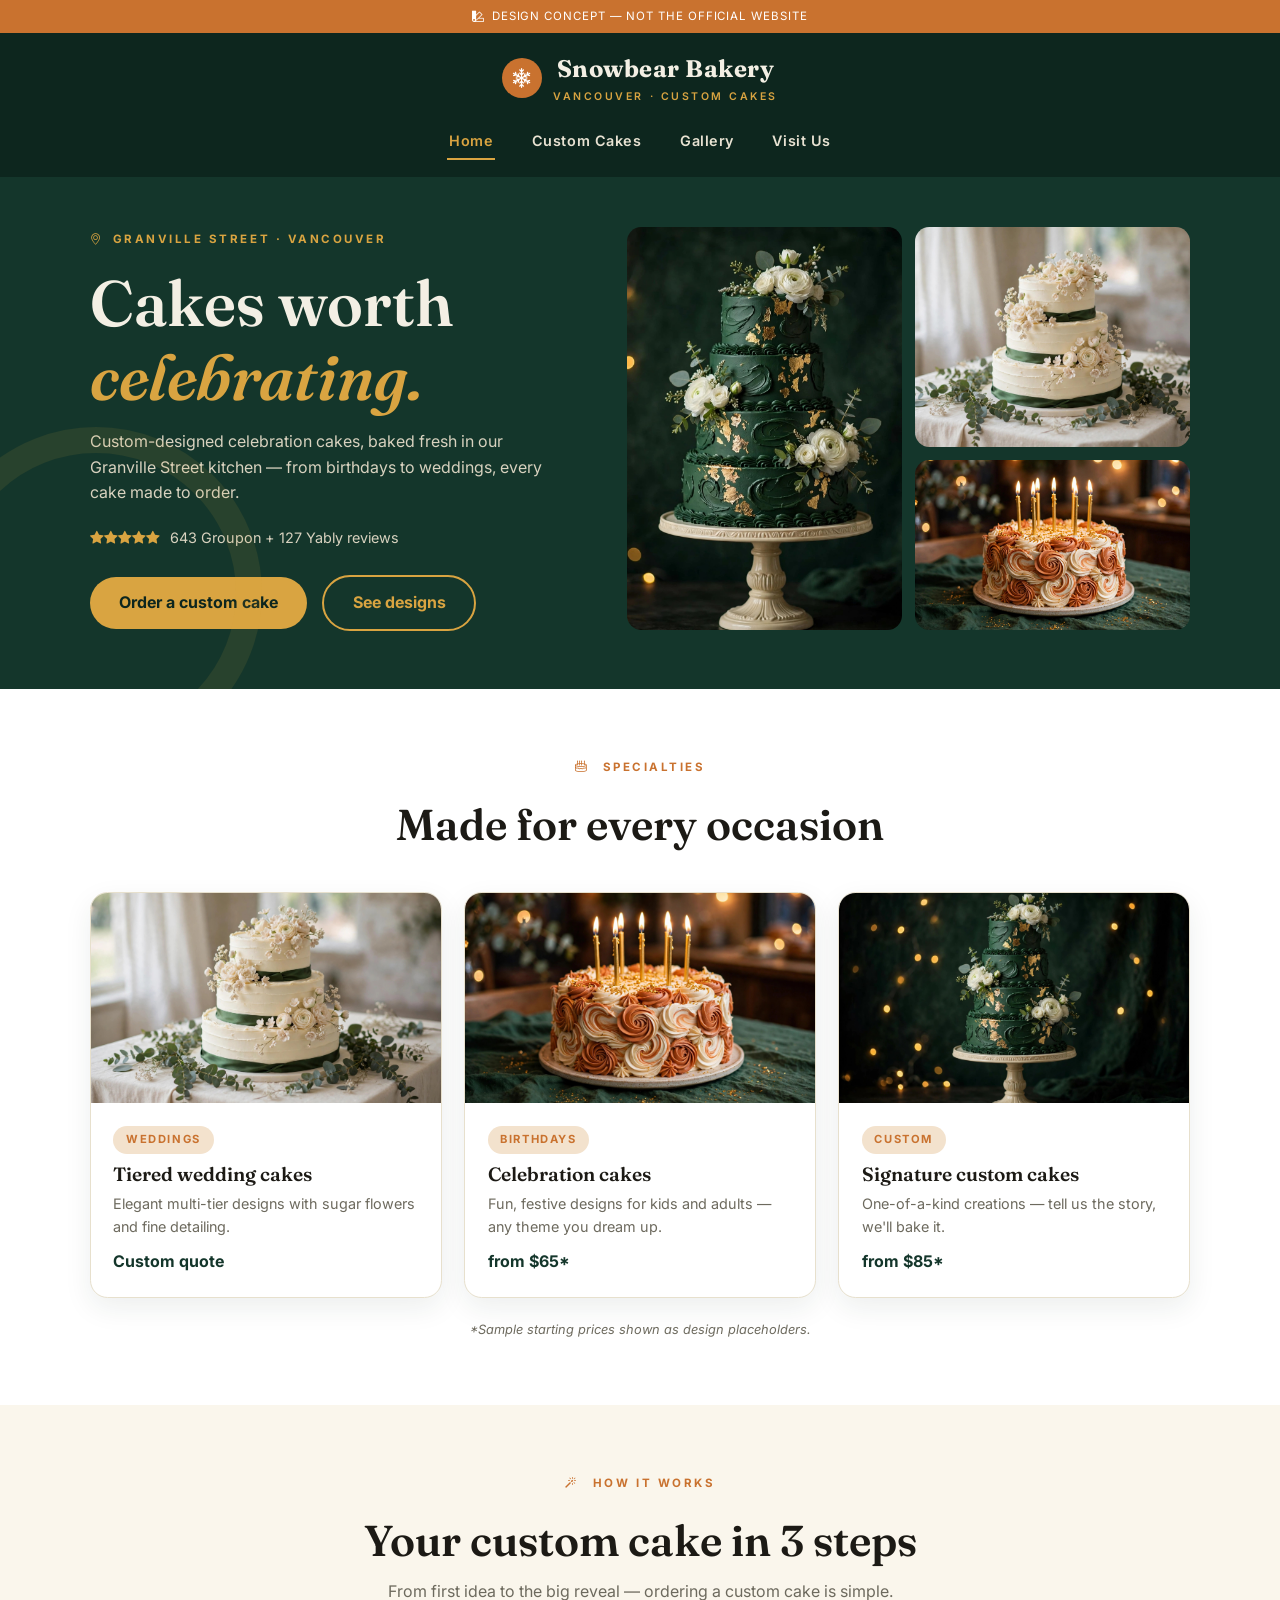
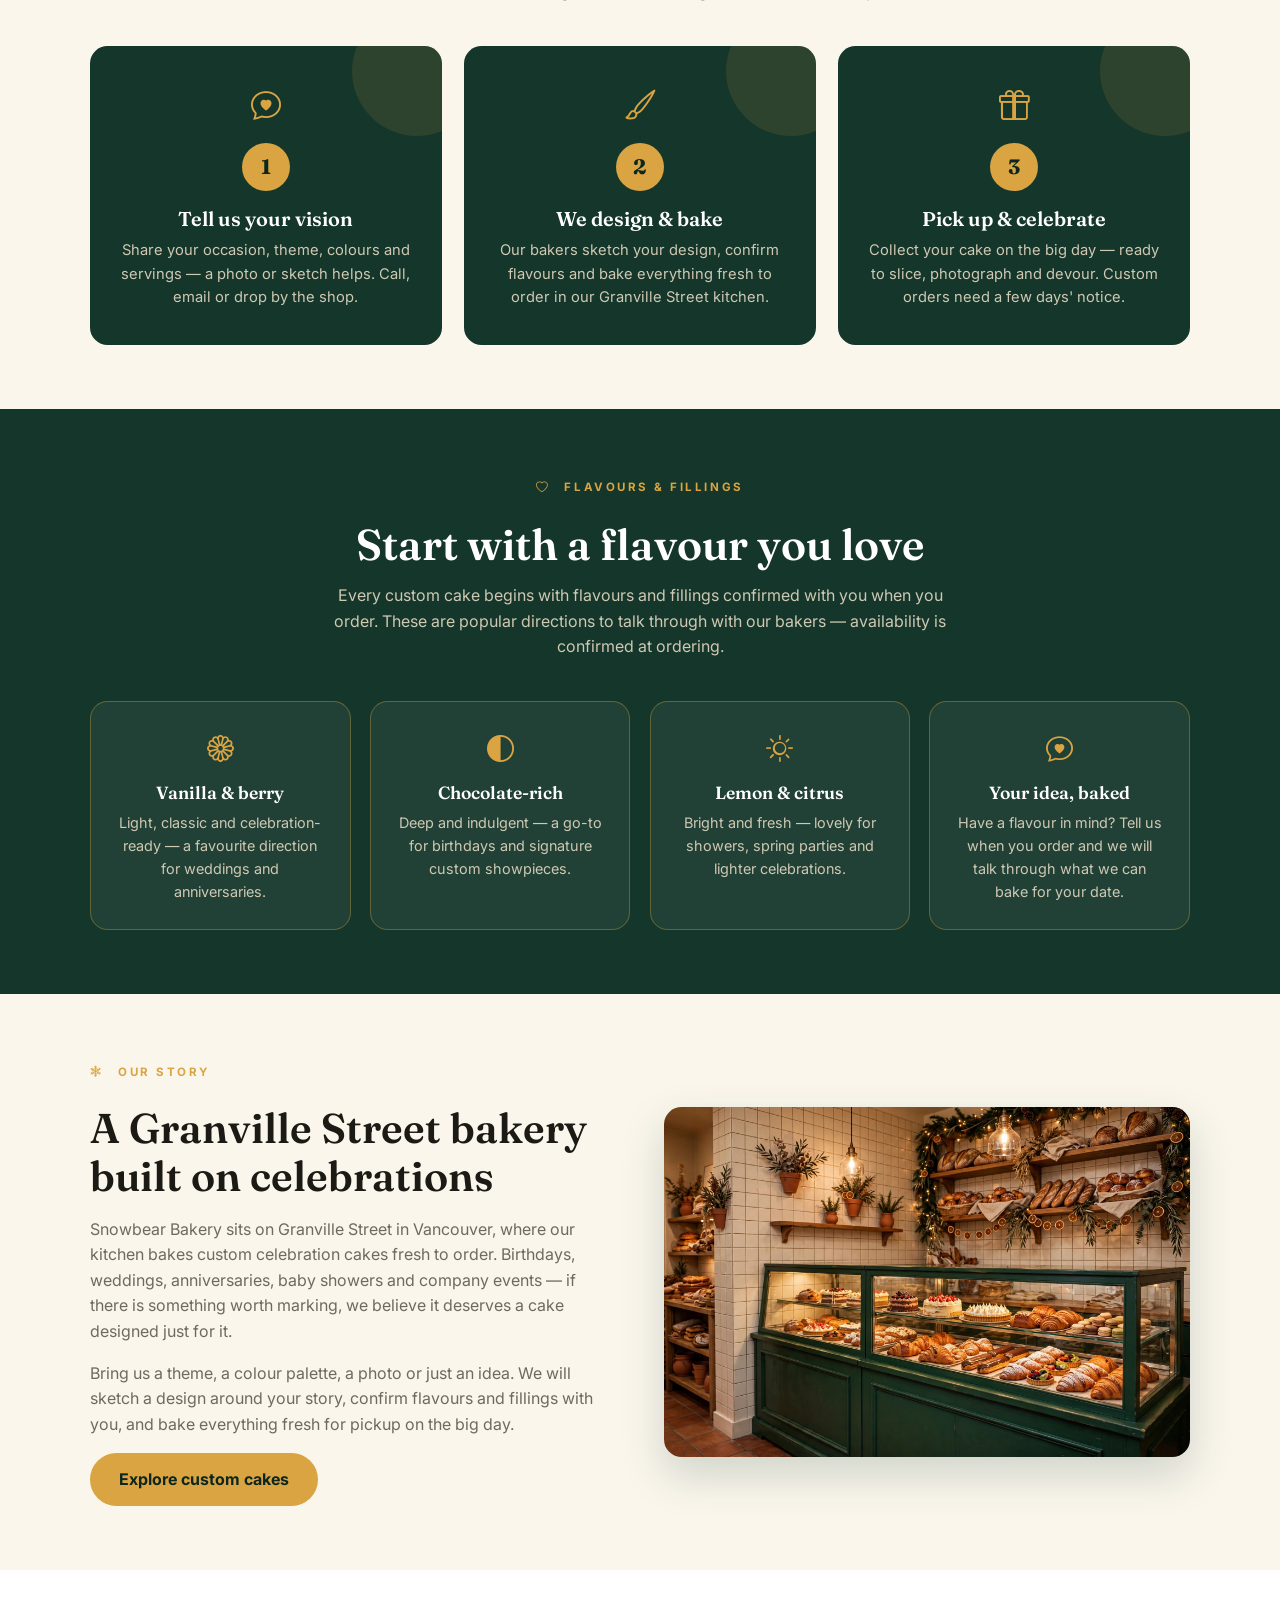
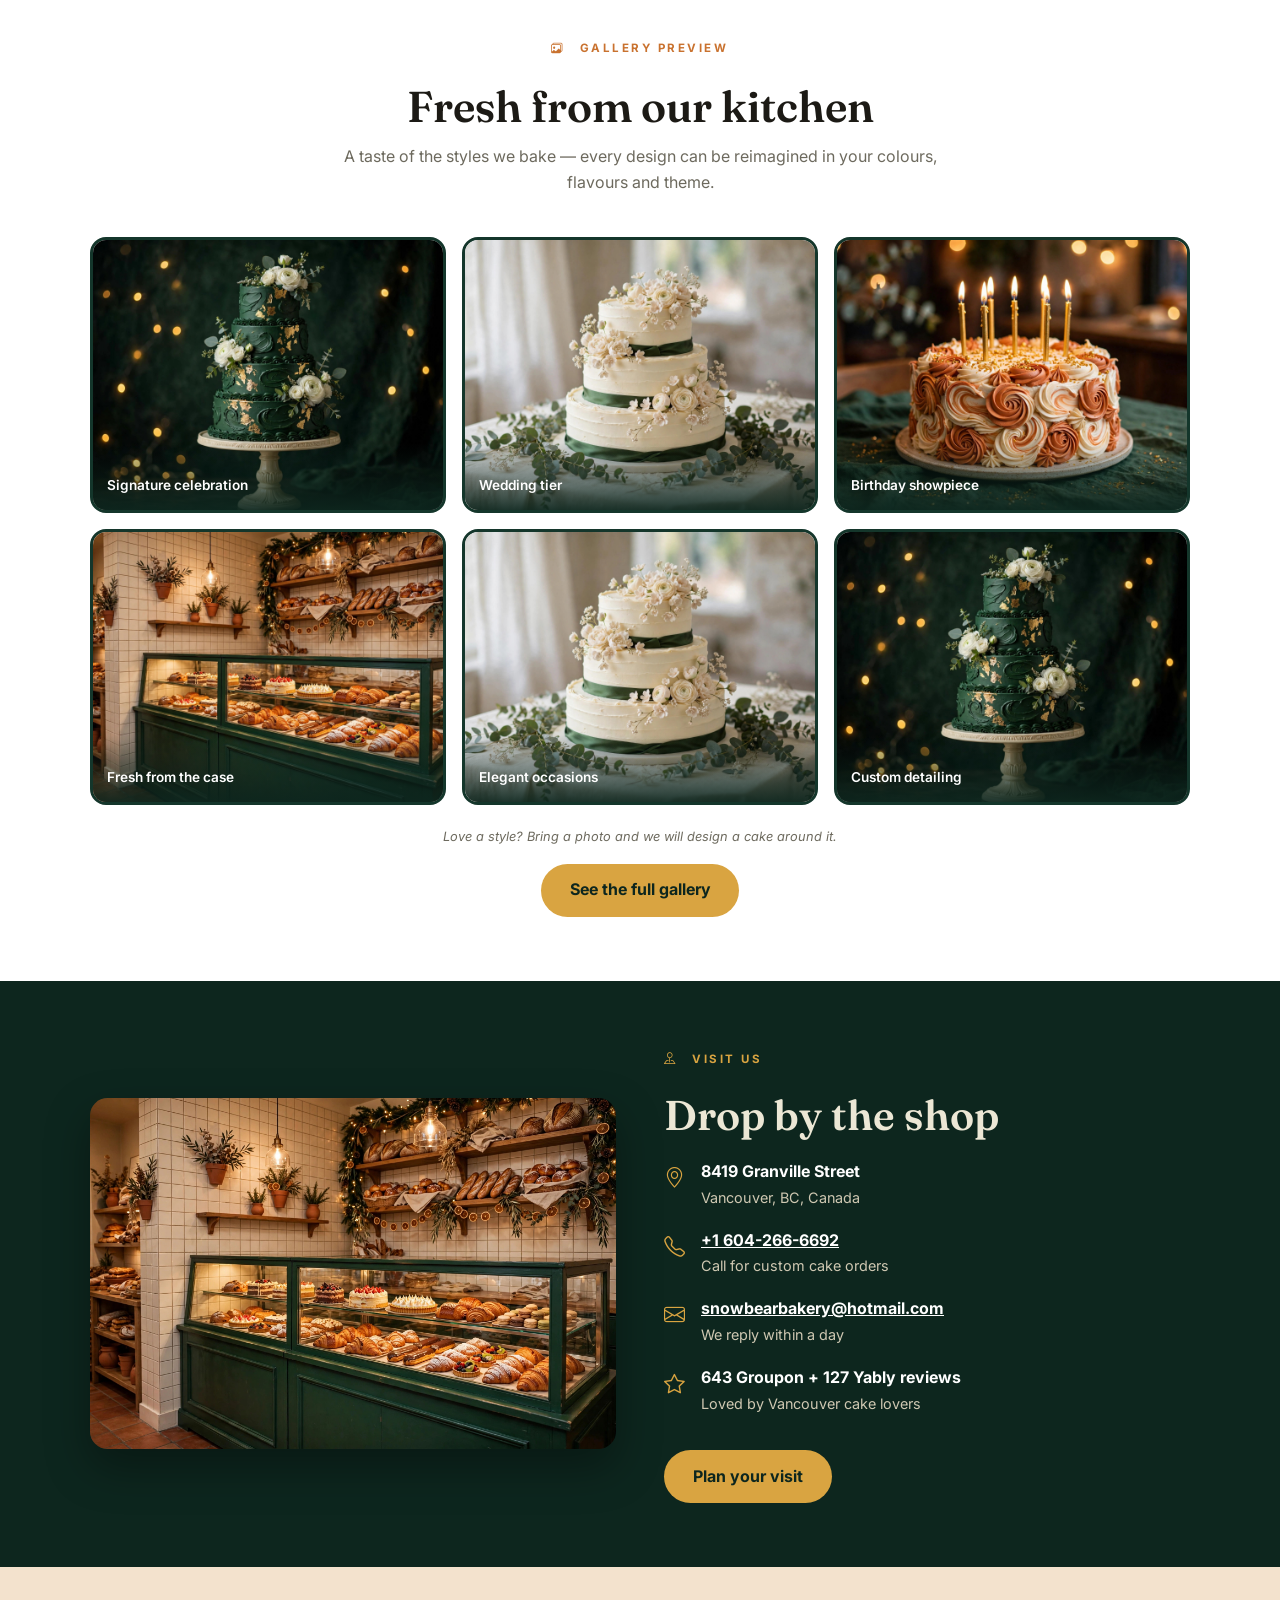
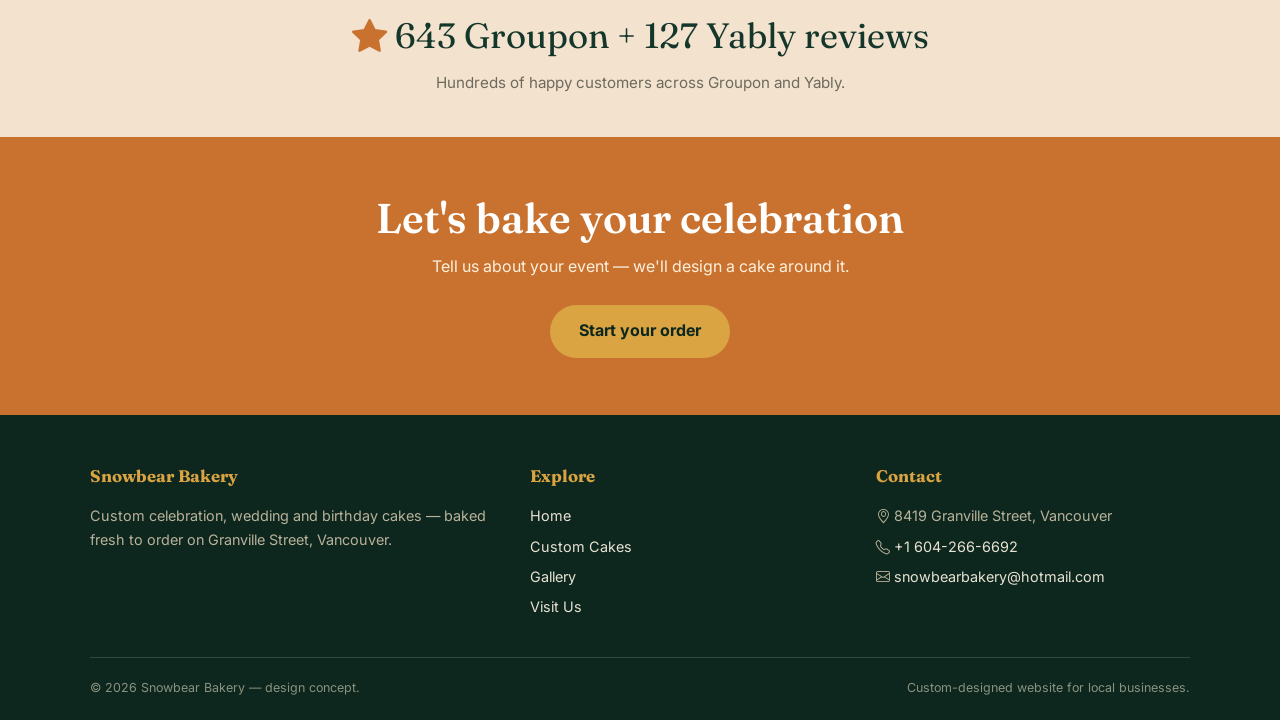
<file: index.html>
<!DOCTYPE html>
<html lang="en">
<head>
<meta charset="UTF-8">
<meta name="viewport" content="width=device-width, initial-scale=1.0">
<title>Snowbear Bakery — Custom Cakes, Vancouver</title>
<meta name="description" content="Snowbear Bakery, Granville Street Vancouver — custom celebration, wedding and birthday cakes baked to order.">
<link rel="stylesheet" href="https://cdn.jsdelivr.net/npm/bootstrap-icons@1.11.3/font/bootstrap-icons.min.css">
<link href="https://fonts.googleapis.com/css2?family=Fraunces:ital,wght@0,400;0,600;0,700;1,400;1,600&family=Inter:wght@400;500;600;700&display=swap" rel="stylesheet">
<link rel="stylesheet" href="styles.css">
</head>
<body>
<div class="ribbon"><i class="bi bi-palette2"></i>Design concept — not the official website</div>

<header class="top">
  <div class="brandbar">
    <a class="brand" href="index.html">
      <span class="flake"><i class="bi bi-snow2"></i></span>
      <span><b>Snowbear Bakery</b><small>Vancouver · Custom Cakes</small></span>
    </a>
  </div>
  <button class="burger" aria-label="Open menu" onclick="document.querySelector('nav.main').classList.toggle('open')"><i class="bi bi-list"></i></button>
  <nav class="main">
    <a href="index.html" class="active">Home</a>
    <a href="services.html">Custom Cakes</a>
    <a href="gallery.html">Gallery</a>
    <a href="contact.html">Visit Us</a>
  </nav>
</header>

<div class="hero">
  <div class="wrap">
    <div>
      <span class="kicker"><i class="bi bi-geo-alt"></i>Granville Street · Vancouver</span>
      <h1>Cakes worth <em>celebrating.</em></h1>
      <p>Custom-designed celebration cakes, baked fresh in our Granville Street kitchen — from birthdays to weddings, every cake made to order.</p>
      <div class="stars">
        <span><i class="bi bi-star-fill"></i><i class="bi bi-star-fill"></i><i class="bi bi-star-fill"></i><i class="bi bi-star-fill"></i><i class="bi bi-star-fill"></i></span>
        <span>643 Groupon + 127 Yably reviews</span>
      </div>
      <div>
        <a class="btn btn-gold" href="services.html">Order a custom cake</a>
        <a class="btn btn-line" href="gallery.html">See designs</a>
      </div>
    </div>
    <div class="photogrid">
      <img class="tall" src="images/hero.jpg" alt="Custom celebration cake with green frosting">
      <img src="images/wedding.jpg" alt="Elegant wedding cake">
      <img src="images/birthday.jpg" alt="Festive birthday cake">
    </div>
  </div>
</div>

<section style="background:#fff;padding:4rem 0">
  <div class="wrap">
    <div class="sec-head">
      <span class="kicker"><i class="bi bi-cake2"></i>&nbsp;Specialties</span>
      <h2>Made for every occasion</h2>
    </div>
    <div class="specs">
      <article class="spec">
        <img src="images/wedding.jpg" alt="Wedding cake">
        <div class="bd">
          <span class="pill">Weddings</span>
          <h3>Tiered wedding cakes</h3>
          <p>Elegant multi-tier designs with sugar flowers and fine detailing.</p>
          <span class="from">Custom quote</span>
        </div>
      </article>
      <article class="spec">
        <img src="images/birthday.jpg" alt="Birthday cake">
        <div class="bd">
          <span class="pill">Birthdays</span>
          <h3>Celebration cakes</h3>
          <p>Fun, festive designs for kids and adults — any theme you dream up.</p>
          <span class="from">from $65*</span>
        </div>
      </article>
      <article class="spec">
        <img src="images/hero.jpg" alt="Custom celebration cake">
        <div class="bd">
          <span class="pill">Custom</span>
          <h3>Signature custom cakes</h3>
          <p>One-of-a-kind creations — tell us the story, we'll bake it.</p>
          <span class="from">from $85*</span>
        </div>
      </article>
    </div>
    <p class="sample-note">*Sample starting prices shown as design placeholders.</p>
  </div>
</section>



<section>
  <div class="wrap">
    <div class="sec-head">
      <span class="kicker"><i class="bi bi-magic"></i>&nbsp;How it works</span>
      <h2>Your custom cake in 3 steps</h2>
      <p>From first idea to the big reveal — ordering a custom cake is simple.</p>
    </div>
    <div class="steps">
      <div class="step">
        <i class="big bi bi-chat-heart"></i>
        <span class="n">1</span>
        <h3>Tell us your vision</h3>
        <p>Share your occasion, theme, colours and servings — a photo or sketch helps. Call, email or drop by the shop.</p>
      </div>
      <div class="step">
        <i class="big bi bi-brush"></i>
        <span class="n">2</span>
        <h3>We design &amp; bake</h3>
        <p>Our bakers sketch your design, confirm flavours and bake everything fresh to order in our Granville Street kitchen.</p>
      </div>
      <div class="step">
        <i class="big bi bi-gift"></i>
        <span class="n">3</span>
        <h3>Pick up &amp; celebrate</h3>
        <p>Collect your cake on the big day — ready to slice, photograph and devour. Custom orders need a few days' notice.</p>
      </div>
    </div>
  </div>
</section>

<section class="flavours-band">
  <div class="wrap">
    <div class="sec-head">
      <span class="kicker"><i class="bi bi-heart"></i>&nbsp;Flavours &amp; fillings</span>
      <h2>Start with a flavour you love</h2>
      <p>Every custom cake begins with flavours and fillings confirmed with you when you order. These are popular directions to talk through with our bakers &mdash; availability is confirmed at ordering.</p>
    </div>
    <div class="flavour-grid">
      <div class="flavour-card"><i class="bi bi-flower1"></i><h3>Vanilla &amp; berry</h3><p>Light, classic and celebration-ready &mdash; a favourite direction for weddings and anniversaries.</p></div>
      <div class="flavour-card"><i class="bi bi-circle-half"></i><h3>Chocolate-rich</h3><p>Deep and indulgent &mdash; a go-to for birthdays and signature custom showpieces.</p></div>
      <div class="flavour-card"><i class="bi bi-sun"></i><h3>Lemon &amp; citrus</h3><p>Bright and fresh &mdash; lovely for showers, spring parties and lighter celebrations.</p></div>
      <div class="flavour-card"><i class="bi bi-chat-heart"></i><h3>Your idea, baked</h3><p>Have a flavour in mind? Tell us when you order and we will talk through what we can bake for your date.</p></div>
    </div>
  </div>
</section>
<section class="enrich-about">
  <div class="wrap enrich-about-grid">
    <div>
      <span class="kicker"><i class="bi bi-snow2"></i>&nbsp;Our story</span>
      <h2>A Granville Street bakery built on celebrations</h2>
      <p>Snowbear Bakery sits on Granville Street in Vancouver, where our kitchen bakes custom celebration cakes fresh to order. Birthdays, weddings, anniversaries, baby showers and company events &mdash; if there is something worth marking, we believe it deserves a cake designed just for it.</p>
      <p>Bring us a theme, a colour palette, a photo or just an idea. We will sketch a design around your story, confirm flavours and fillings with you, and bake everything fresh for pickup on the big day.</p>
      <a class="btn btn-gold" href="services.html">Explore custom cakes</a>
    </div>
    <img src="images/shop.jpg" alt="Inside Snowbear Bakery on Granville Street" loading="lazy">
  </div>
</section>

<section class="enrich-gallery" style="background:#fff">
  <div class="wrap">
    <div class="sec-head">
      <span class="kicker"><i class="bi bi-images"></i>&nbsp;Gallery preview</span>
      <h2>Fresh from our kitchen</h2>
      <p>A taste of the styles we bake &mdash; every design can be reimagined in your colours, flavours and theme.</p>
    </div>
    <div class="ggrid">
      <figure><img src="images/hero.jpg" alt="Signature celebration cake" loading="lazy"><figcaption>Signature celebration</figcaption></figure>
      <figure><img src="images/wedding.jpg" alt="Elegant wedding cake" loading="lazy"><figcaption>Wedding tier</figcaption></figure>
      <figure><img src="images/birthday.jpg" alt="Festive birthday cake" loading="lazy"><figcaption>Birthday showpiece</figcaption></figure>
      <figure><img src="images/shop.jpg" alt="Bakery display at Snowbear" loading="lazy"><figcaption>Fresh from the case</figcaption></figure>
      <figure><img src="images/wedding.jpg" alt="Elegant occasion cake" loading="lazy"><figcaption>Elegant occasions</figcaption></figure>
      <figure><img src="images/hero.jpg" alt="Custom cake detailing" loading="lazy"><figcaption>Custom detailing</figcaption></figure>
    </div>
    <p class="sample-note">Love a style? Bring a photo and we will design a cake around it.</p>
    <div style="text-align:center;margin-top:1rem"><a class="btn btn-gold" href="gallery.html">See the full gallery</a></div>
  </div>
</section>

<section class="visit">
  <div class="wrap">
    <img src="images/shop.jpg" alt="Inside Snowbear Bakery">
    <div>
      <span class="kicker"><i class="bi bi-pin-map"></i>&nbsp;Visit us</span>
      <h2>Drop by the shop</h2>
      <div class="vrow">
        <i class="bi bi-geo-alt"></i>
        <div><b>8419 Granville Street</b><span>Vancouver, BC, Canada</span></div>
      </div>
      <div class="vrow">
        <i class="bi bi-telephone"></i>
        <div><b><a href="tel:+16042666692">+1 604-266-6692</a></b><span>Call for custom cake orders</span></div>
      </div>
      <div class="vrow">
        <i class="bi bi-envelope"></i>
        <div><b><a href="mailto:snowbearbakery@hotmail.com">snowbearbakery@hotmail.com</a></b><span>We reply within a day</span></div>
      </div>
      <div class="vrow">
        <i class="bi bi-star"></i>
        <div><b>643 Groupon + 127 Yably reviews</b><span>Loved by Vancouver cake lovers</span></div>
      </div>
      <a class="btn btn-gold" href="contact.html" style="margin-top:1rem">Plan your visit</a>
    </div>
  </div>
</section>

<div class="reviews">
  <div class="big"><i class="bi bi-star-fill"></i> 643 Groupon + 127 Yably reviews</div>
  <p>Hundreds of happy customers across Groupon and Yably.</p>
</div>

<div class="cta">
  <h2>Let's bake your celebration</h2>
  <p>Tell us about your event — we'll design a cake around it.</p>
  <a class="btn btn-gold" href="contact.html">Start your order</a>
</div>

<footer>
  <div class="wrap">
    <div class="fgrid">
      <div>
        <h4>Snowbear Bakery</h4>
        <p>Custom celebration, wedding and birthday cakes — baked fresh to order on Granville Street, Vancouver.</p>
      </div>
      <div>
        <h4>Explore</h4>
        <ul>
          <li><a href="index.html">Home</a></li>
          <li><a href="services.html">Custom Cakes</a></li>
          <li><a href="gallery.html">Gallery</a></li>
          <li><a href="contact.html">Visit Us</a></li>
        </ul>
      </div>
      <div>
        <h4>Contact</h4>
        <ul>
          <li><i class="bi bi-geo-alt"></i> 8419 Granville Street, Vancouver</li>
          <li><i class="bi bi-telephone"></i> <a href="tel:+16042666692">+1 604-266-6692</a></li>
          <li><i class="bi bi-envelope"></i> <a href="mailto:snowbearbakery@hotmail.com">snowbearbakery@hotmail.com</a></li>
        </ul>
      </div>
    </div>
    <div class="fbottom">
      <span>© 2026 Snowbear Bakery — design concept.</span>
      <span>Custom-designed website for local businesses.</span>
    </div>
  </div>
</footer>
</body>
</html>
</file>
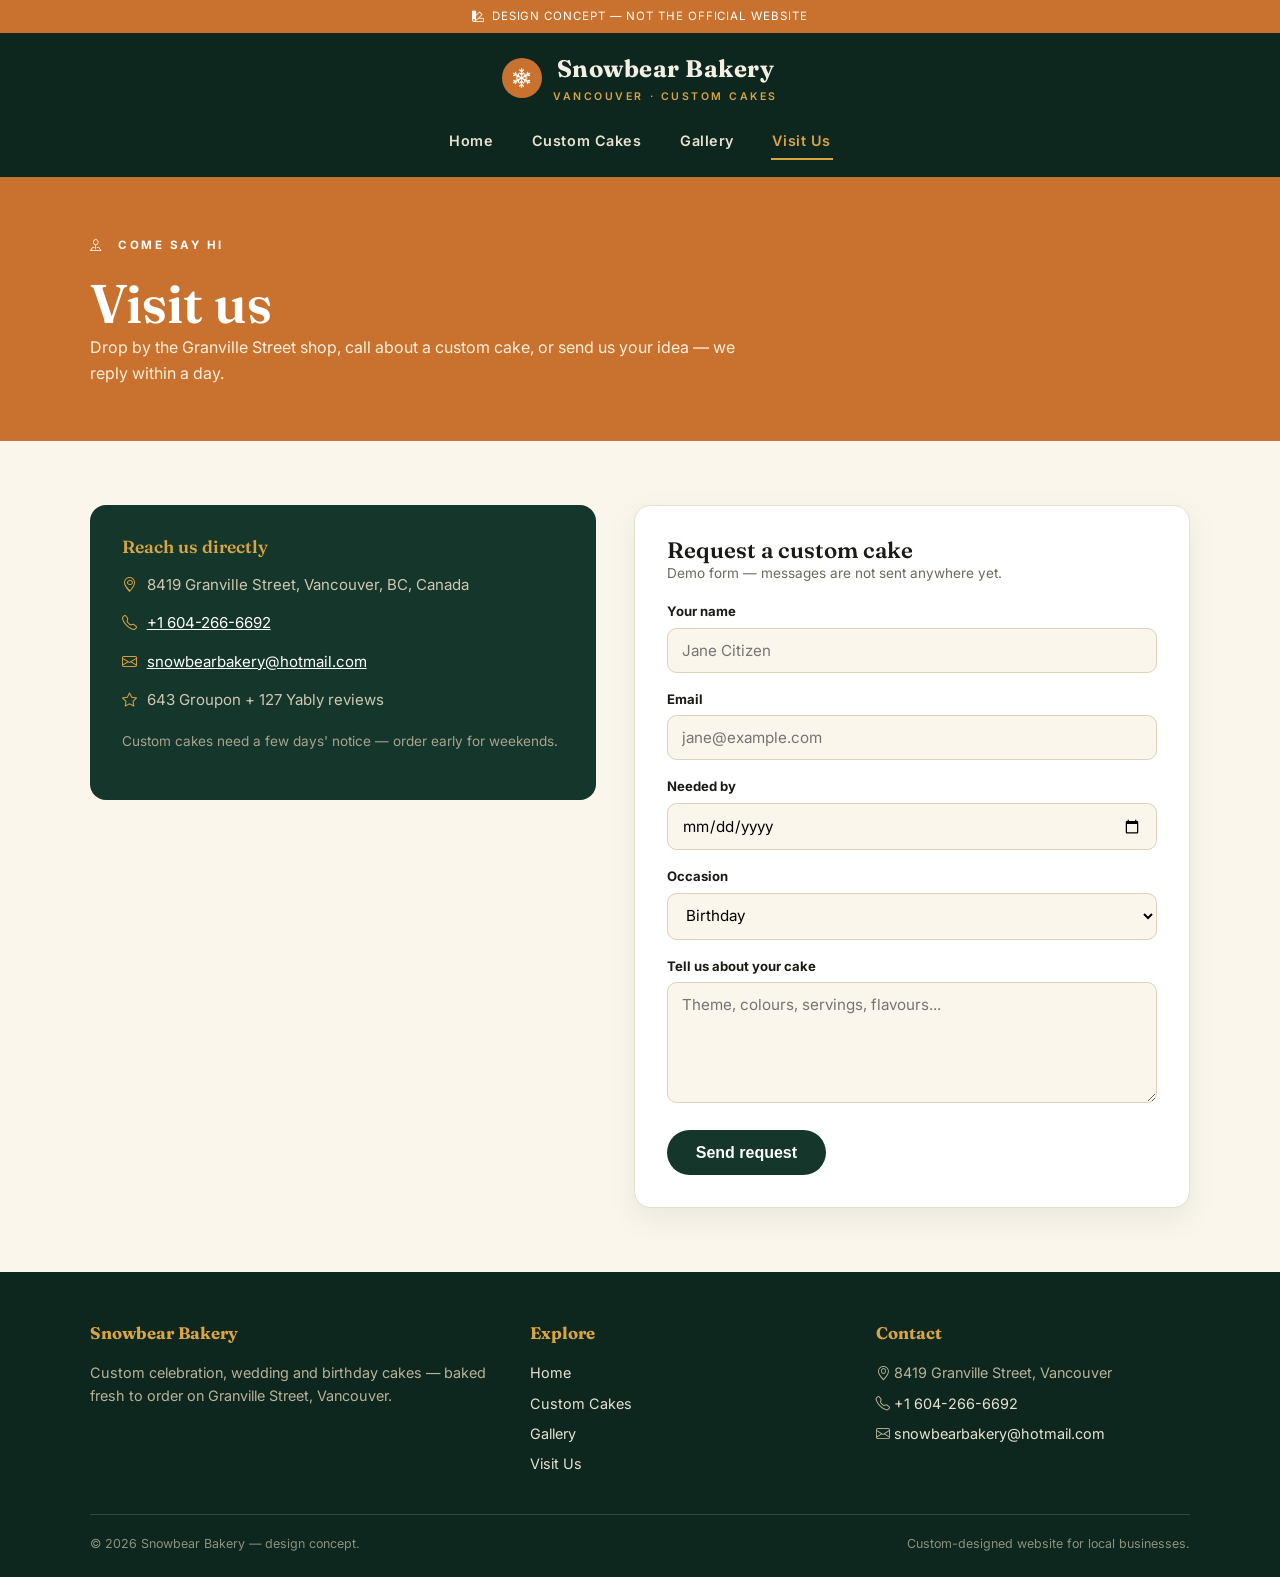
<file: contact.html>
<!DOCTYPE html>
<html lang="en">
<head>
<meta charset="UTF-8">
<meta name="viewport" content="width=device-width, initial-scale=1.0">
<title>Visit Us — Snowbear Bakery, Vancouver</title>
<link rel="stylesheet" href="https://cdn.jsdelivr.net/npm/bootstrap-icons@1.11.3/font/bootstrap-icons.min.css">
<link href="https://fonts.googleapis.com/css2?family=Fraunces:ital,wght@0,400;0,600;0,700;1,400;1,600&family=Inter:wght@400;500;600;700&display=swap" rel="stylesheet">
<link rel="stylesheet" href="styles.css">
<style>
.page-hero{background:var(--terra);color:#fff;padding:3.4rem 0}
.page-hero h1{font-size:clamp(2.2rem,4.6vw,3.4rem)}
.page-hero p{color:#fdf0dd;max-width:42rem}
.page-hero .kicker{color:#fff}
</style>
</head>
<body>
<div class="ribbon"><i class="bi bi-palette2"></i>Design concept — not the official website</div>

<header class="top">
  <div class="brandbar">
    <a class="brand" href="index.html">
      <span class="flake"><i class="bi bi-snow2"></i></span>
      <span><b>Snowbear Bakery</b><small>Vancouver · Custom Cakes</small></span>
    </a>
  </div>
  <button class="burger" aria-label="Open menu" onclick="document.querySelector('nav.main').classList.toggle('open')"><i class="bi bi-list"></i></button>
  <nav class="main">
    <a href="index.html">Home</a>
    <a href="services.html">Custom Cakes</a>
    <a href="gallery.html">Gallery</a>
    <a href="contact.html" class="active">Visit Us</a>
  </nav>
</header>

<div class="page-hero">
  <div class="wrap">
    <span class="kicker"><i class="bi bi-pin-map"></i>&nbsp;Come say hi</span>
    <h1>Visit us</h1>
    <p>Drop by the Granville Street shop, call about a custom cake, or send us your idea — we reply within a day.</p>
  </div>
</div>

<section>
  <div class="wrap contact-grid">
    <div class="cinfo">
      <h3>Reach us directly</h3>
      <p><i class="bi bi-geo-alt"></i>8419 Granville Street, Vancouver, BC, Canada</p>
      <p><i class="bi bi-telephone"></i><a href="tel:+16042666692">+1 604-266-6692</a></p>
      <p><i class="bi bi-envelope"></i><a href="mailto:snowbearbakery@hotmail.com">snowbearbakery@hotmail.com</a></p>
      <p><i class="bi bi-star"></i>643 Groupon + 127 Yably reviews</p>
      <p style="margin-top:1.2rem;font-size:.85rem;color:#a9a390">Custom cakes need a few days' notice — order early for weekends.</p>
    </div>
    <form class="demo" onsubmit="return false">
      <h3 style="font-family:'Fraunces',serif;font-size:1.4rem">Request a custom cake</h3>
      <p style="font-size:.85rem;color:var(--muted)">Demo form — messages are not sent anywhere yet.</p>
      <label for="n">Your name</label>
      <input id="n" type="text" placeholder="Jane Citizen">
      <label for="e">Email</label>
      <input id="e" type="email" placeholder="jane@example.com">
      <label for="d">Needed by</label>
      <input id="d" type="date">
      <label for="t">Occasion</label>
      <select id="t">
        <option>Birthday</option>
        <option>Wedding</option>
        <option>Anniversary</option>
        <option>Corporate / event</option>
        <option>Other</option>
      </select>
      <label for="m">Tell us about your cake</label>
      <textarea id="m" rows="5" placeholder="Theme, colours, servings, flavours..."></textarea>
      <button class="btn btn-solid" type="submit">Send request</button>
    </form>
  </div>
</section>

<footer>
  <div class="wrap">
    <div class="fgrid">
      <div>
        <h4>Snowbear Bakery</h4>
        <p>Custom celebration, wedding and birthday cakes — baked fresh to order on Granville Street, Vancouver.</p>
      </div>
      <div>
        <h4>Explore</h4>
        <ul>
          <li><a href="index.html">Home</a></li>
          <li><a href="services.html">Custom Cakes</a></li>
          <li><a href="gallery.html">Gallery</a></li>
          <li><a href="contact.html">Visit Us</a></li>
        </ul>
      </div>
      <div>
        <h4>Contact</h4>
        <ul>
          <li><i class="bi bi-geo-alt"></i> 8419 Granville Street, Vancouver</li>
          <li><i class="bi bi-telephone"></i> <a href="tel:+16042666692">+1 604-266-6692</a></li>
          <li><i class="bi bi-envelope"></i> <a href="mailto:snowbearbakery@hotmail.com">snowbearbakery@hotmail.com</a></li>
        </ul>
      </div>
    </div>
    <div class="fbottom">
      <span>© 2026 Snowbear Bakery — design concept.</span>
      <span>Custom-designed website for local businesses.</span>
    </div>
  </div>
</footer>
</body>
</html>
</file>
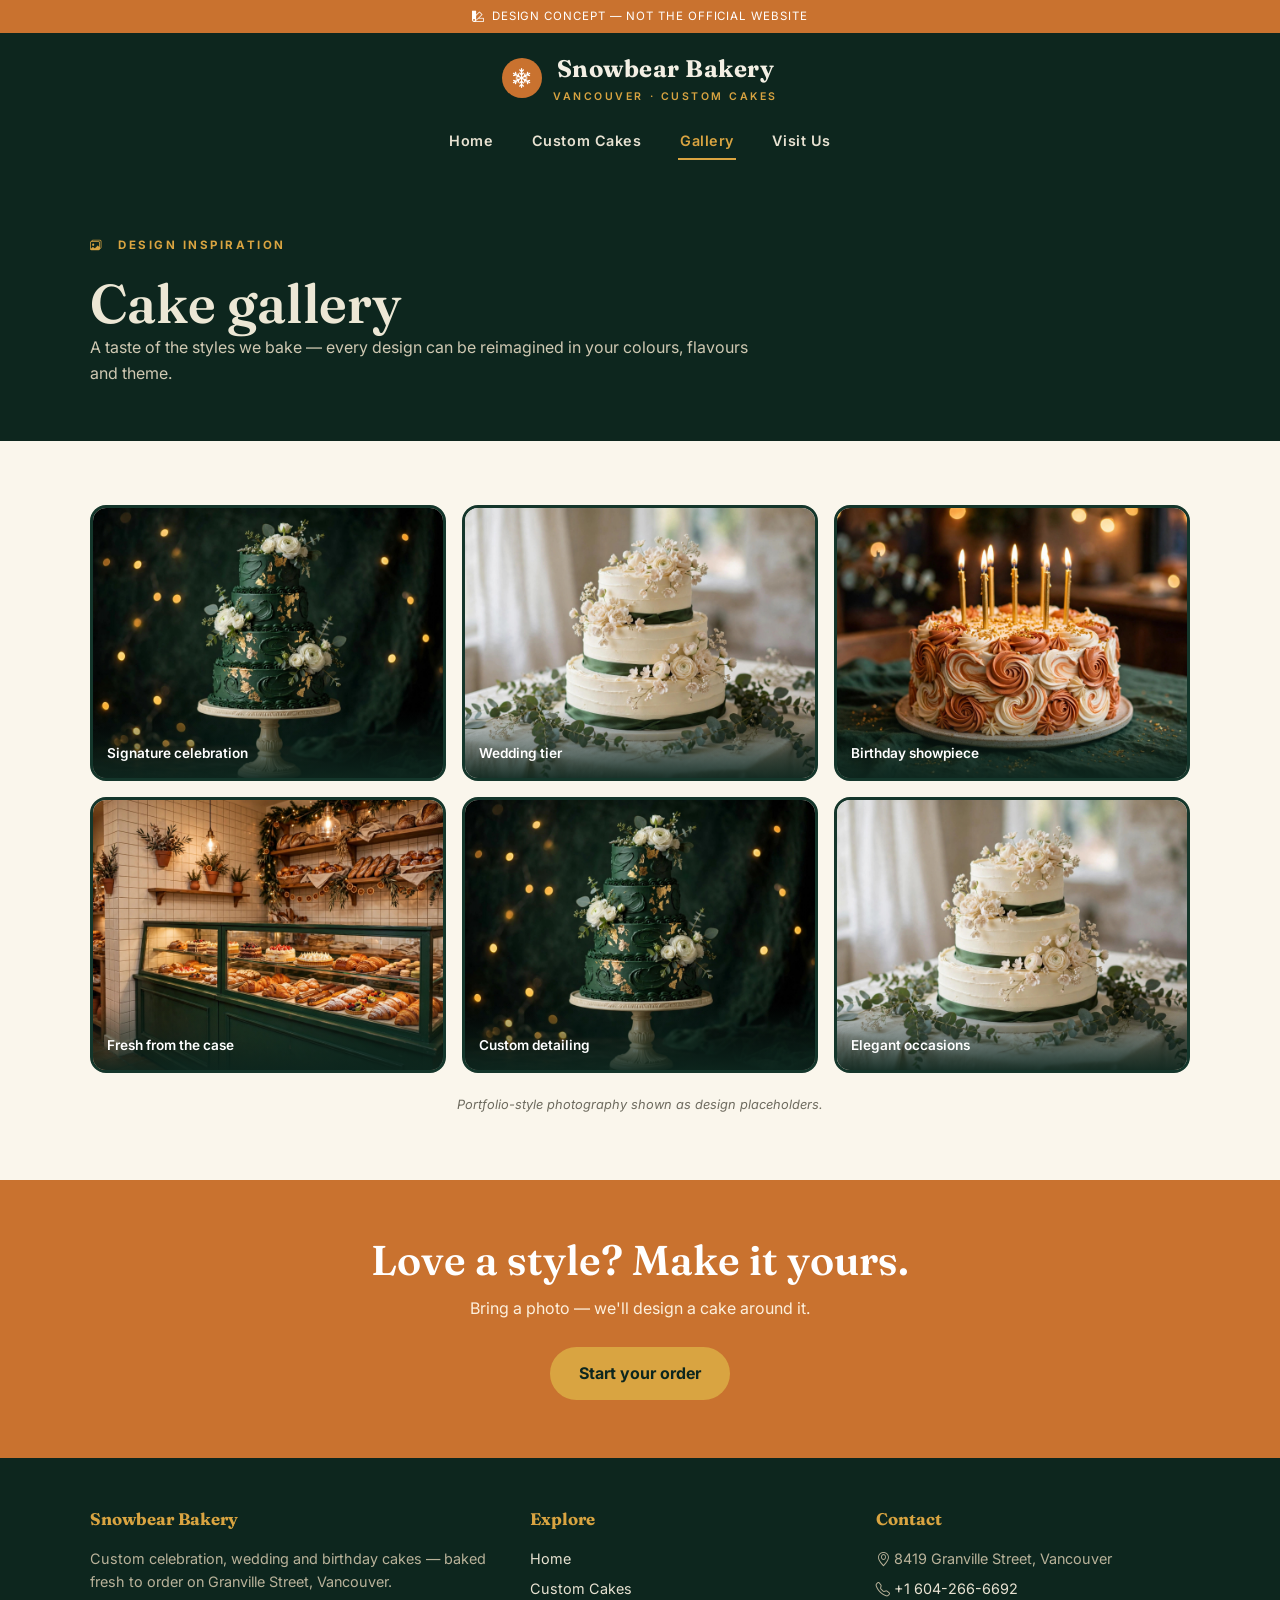
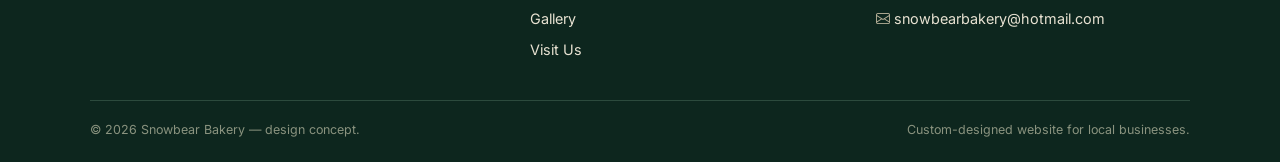
<file: gallery.html>
<!DOCTYPE html>
<html lang="en">
<head>
<meta charset="UTF-8">
<meta name="viewport" content="width=device-width, initial-scale=1.0">
<title>Cake Gallery — Snowbear Bakery, Vancouver</title>
<link rel="stylesheet" href="https://cdn.jsdelivr.net/npm/bootstrap-icons@1.11.3/font/bootstrap-icons.min.css">
<link href="https://fonts.googleapis.com/css2?family=Fraunces:ital,wght@0,400;0,600;0,700;1,400;1,600&family=Inter:wght@400;500;600;700&display=swap" rel="stylesheet">
<link rel="stylesheet" href="styles.css">
<style>
.page-hero{background:var(--forest-deep);color:#ece7d5;padding:3.4rem 0}
.page-hero h1{font-size:clamp(2.2rem,4.6vw,3.4rem)}
.page-hero p{color:#cfc8b2;max-width:42rem}
.page-hero .kicker{color:var(--gold)}
</style>
</head>
<body>
<div class="ribbon"><i class="bi bi-palette2"></i>Design concept — not the official website</div>

<header class="top">
  <div class="brandbar">
    <a class="brand" href="index.html">
      <span class="flake"><i class="bi bi-snow2"></i></span>
      <span><b>Snowbear Bakery</b><small>Vancouver · Custom Cakes</small></span>
    </a>
  </div>
  <button class="burger" aria-label="Open menu" onclick="document.querySelector('nav.main').classList.toggle('open')"><i class="bi bi-list"></i></button>
  <nav class="main">
    <a href="index.html">Home</a>
    <a href="services.html">Custom Cakes</a>
    <a href="gallery.html" class="active">Gallery</a>
    <a href="contact.html">Visit Us</a>
  </nav>
</header>

<div class="page-hero">
  <div class="wrap">
    <span class="kicker"><i class="bi bi-images"></i>&nbsp;Design inspiration</span>
    <h1>Cake gallery</h1>
    <p>A taste of the styles we bake — every design can be reimagined in your colours, flavours and theme.</p>
  </div>
</div>

<section>
  <div class="wrap">
    <div class="ggrid">
      <figure><img src="images/hero.jpg" alt="Green celebration cake"><figcaption>Signature celebration</figcaption></figure>
      <figure><img src="images/wedding.jpg" alt="Wedding cake"><figcaption>Wedding tier</figcaption></figure>
      <figure><img src="images/birthday.jpg" alt="Birthday cake"><figcaption>Birthday showpiece</figcaption></figure>
      <figure><img src="images/shop.jpg" alt="Bakery display"><figcaption>Fresh from the case</figcaption></figure>
      <figure><img src="images/hero.jpg" alt="Custom cake detail"><figcaption>Custom detailing</figcaption></figure>
      <figure><img src="images/wedding.jpg" alt="Elegant cake"><figcaption>Elegant occasions</figcaption></figure>
    </div>
    <p class="sample-note">Portfolio-style photography shown as design placeholders.</p>
  </div>
</section>

<div class="cta">
  <h2>Love a style? Make it yours.</h2>
  <p>Bring a photo — we'll design a cake around it.</p>
  <a class="btn btn-gold" href="contact.html">Start your order</a>
</div>

<footer>
  <div class="wrap">
    <div class="fgrid">
      <div>
        <h4>Snowbear Bakery</h4>
        <p>Custom celebration, wedding and birthday cakes — baked fresh to order on Granville Street, Vancouver.</p>
      </div>
      <div>
        <h4>Explore</h4>
        <ul>
          <li><a href="index.html">Home</a></li>
          <li><a href="services.html">Custom Cakes</a></li>
          <li><a href="gallery.html">Gallery</a></li>
          <li><a href="contact.html">Visit Us</a></li>
        </ul>
      </div>
      <div>
        <h4>Contact</h4>
        <ul>
          <li><i class="bi bi-geo-alt"></i> 8419 Granville Street, Vancouver</li>
          <li><i class="bi bi-telephone"></i> <a href="tel:+16042666692">+1 604-266-6692</a></li>
          <li><i class="bi bi-envelope"></i> <a href="mailto:snowbearbakery@hotmail.com">snowbearbakery@hotmail.com</a></li>
        </ul>
      </div>
    </div>
    <div class="fbottom">
      <span>© 2026 Snowbear Bakery — design concept.</span>
      <span>Custom-designed website for local businesses.</span>
    </div>
  </div>
</footer>
</body>
</html>
</file>
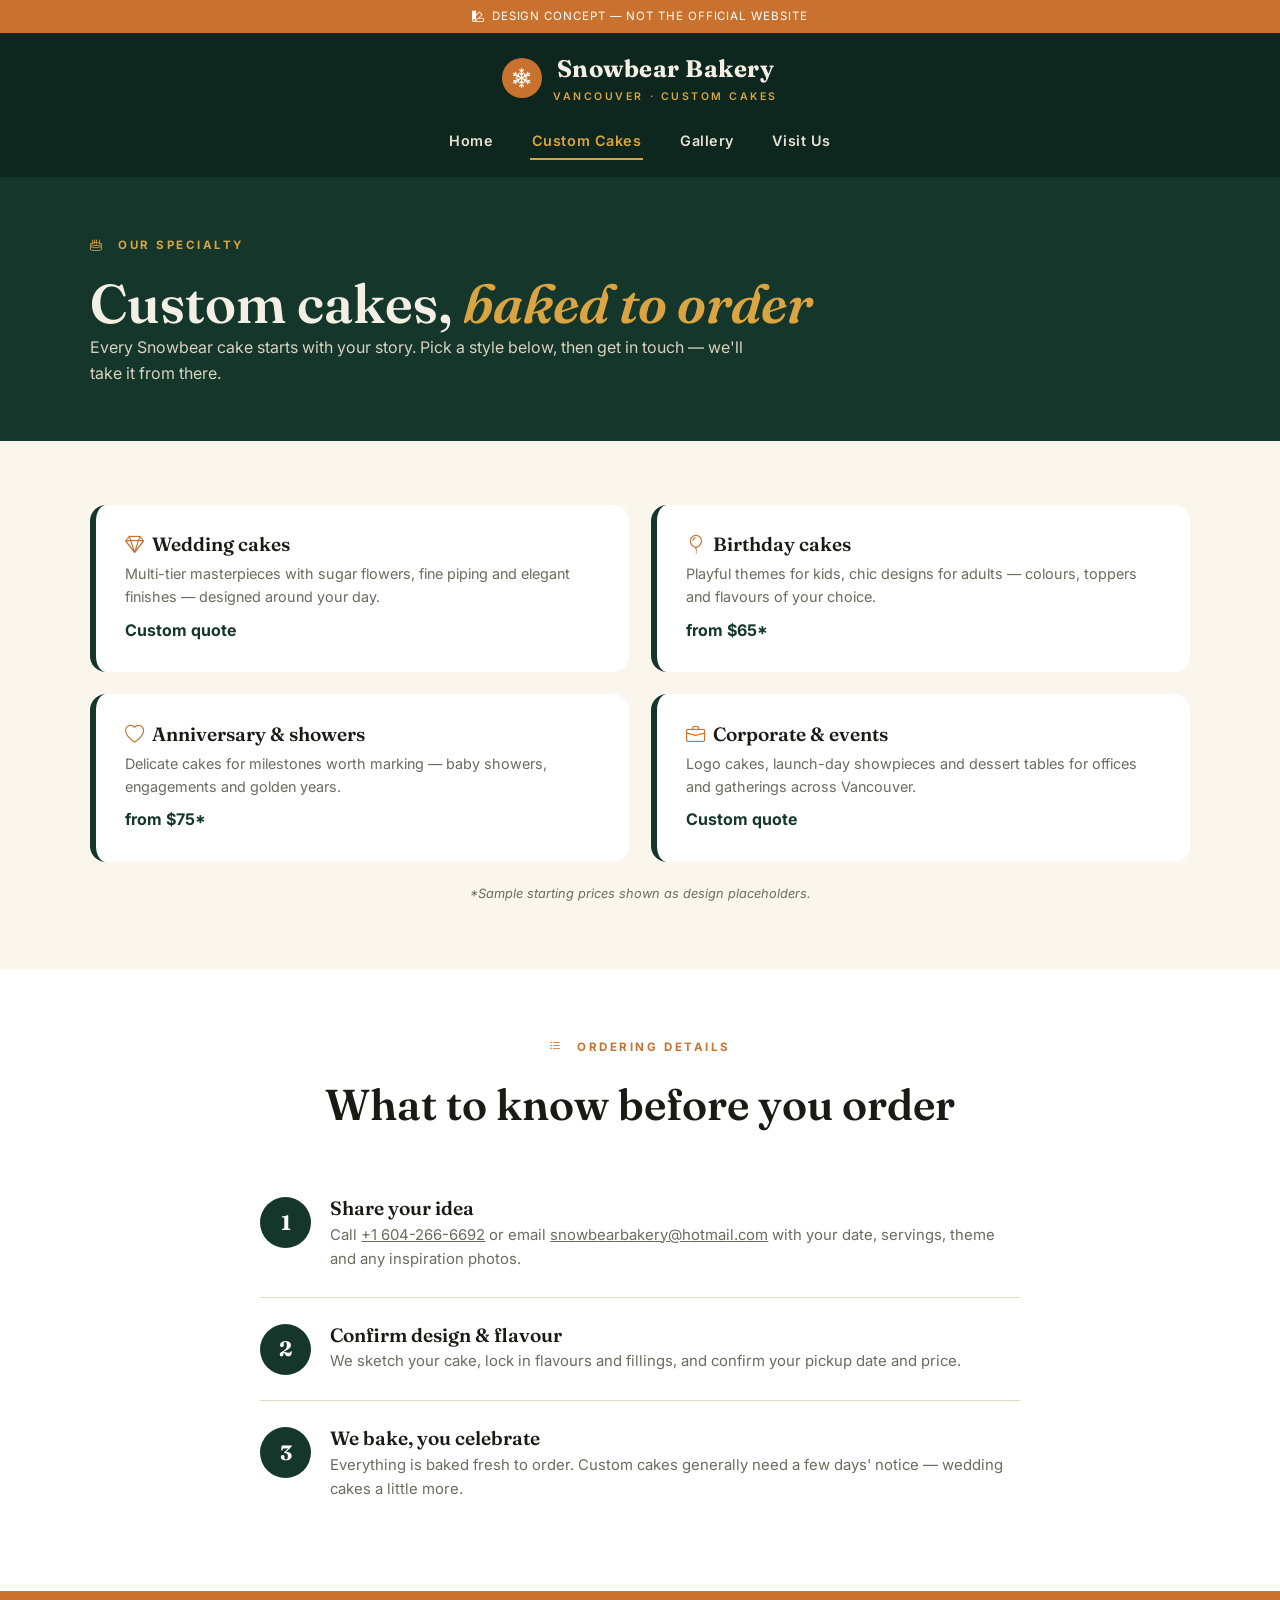
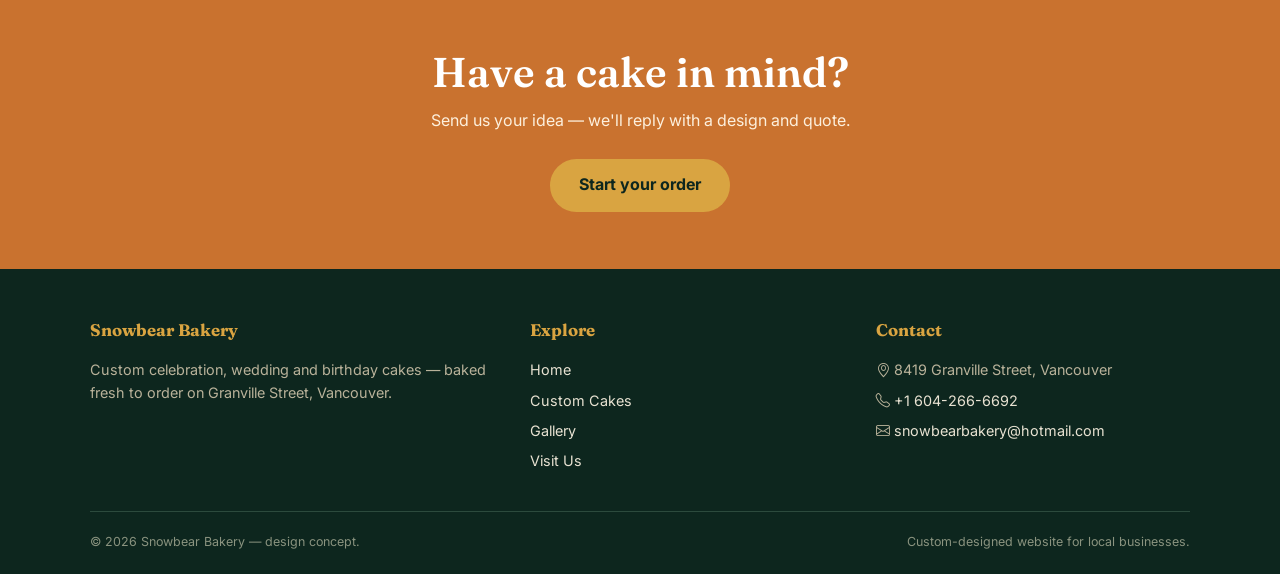
<file: services.html>
<!DOCTYPE html>
<html lang="en">
<head>
<meta charset="UTF-8">
<meta name="viewport" content="width=device-width, initial-scale=1.0">
<title>Custom Cakes — Snowbear Bakery, Vancouver</title>
<link rel="stylesheet" href="https://cdn.jsdelivr.net/npm/bootstrap-icons@1.11.3/font/bootstrap-icons.min.css">
<link href="https://fonts.googleapis.com/css2?family=Fraunces:ital,wght@0,400;0,600;0,700;1,400;1,600&family=Inter:wght@400;500;600;700&display=swap" rel="stylesheet">
<link rel="stylesheet" href="styles.css">
<style>
.page-hero{background:var(--forest);color:#f3efe4;padding:3.4rem 0}
.page-hero h1{font-size:clamp(2.2rem,4.6vw,3.4rem)}
.page-hero h1 em{font-style:italic;color:var(--gold)}
.page-hero p{color:#d8d2bf;max-width:42rem}
.page-hero .kicker{color:var(--gold)}
.timeline{max-width:760px;margin:0 auto}
.titem{display:grid;grid-template-columns:3.2rem 1fr;gap:1.2rem;padding:1.6rem 0;border-bottom:1px solid #e2d9c2}
.titem:last-child{border:none}
.titem .n{width:3.2rem;height:3.2rem;border-radius:50%;background:var(--forest);color:#fff;font-family:'Fraunces',serif;font-weight:700;font-size:1.3rem;display:grid;place-items:center}
.titem h3{font-size:1.2rem;margin-bottom:.3rem}
.titem p{font-size:.93rem;color:var(--muted)}
</style>
</head>
<body>
<div class="ribbon"><i class="bi bi-palette2"></i>Design concept — not the official website</div>

<header class="top">
  <div class="brandbar">
    <a class="brand" href="index.html">
      <span class="flake"><i class="bi bi-snow2"></i></span>
      <span><b>Snowbear Bakery</b><small>Vancouver · Custom Cakes</small></span>
    </a>
  </div>
  <button class="burger" aria-label="Open menu" onclick="document.querySelector('nav.main').classList.toggle('open')"><i class="bi bi-list"></i></button>
  <nav class="main">
    <a href="index.html">Home</a>
    <a href="services.html" class="active">Custom Cakes</a>
    <a href="gallery.html">Gallery</a>
    <a href="contact.html">Visit Us</a>
  </nav>
</header>

<div class="page-hero">
  <div class="wrap">
    <span class="kicker"><i class="bi bi-cake2"></i>&nbsp;Our specialty</span>
    <h1>Custom cakes, <em>baked to order</em></h1>
    <p>Every Snowbear cake starts with your story. Pick a style below, then get in touch — we'll take it from there.</p>
  </div>
</div>

<section>
  <div class="wrap">
    <div class="clist">
      <div class="citem">
        <h3><i class="bi bi-gem"></i>Wedding cakes</h3>
        <p>Multi-tier masterpieces with sugar flowers, fine piping and elegant finishes — designed around your day.</p>
        <span class="from">Custom quote</span>
      </div>
      <div class="citem">
        <h3><i class="bi bi-balloon"></i>Birthday cakes</h3>
        <p>Playful themes for kids, chic designs for adults — colours, toppers and flavours of your choice.</p>
        <span class="from">from $65*</span>
      </div>
      <div class="citem">
        <h3><i class="bi bi-heart"></i>Anniversary &amp; showers</h3>
        <p>Delicate cakes for milestones worth marking — baby showers, engagements and golden years.</p>
        <span class="from">from $75*</span>
      </div>
      <div class="citem">
        <h3><i class="bi bi-briefcase"></i>Corporate &amp; events</h3>
        <p>Logo cakes, launch-day showpieces and dessert tables for offices and gatherings across Vancouver.</p>
        <span class="from">Custom quote</span>
      </div>
    </div>
    <p class="sample-note">*Sample starting prices shown as design placeholders.</p>
  </div>
</section>

<section style="background:#fff">
  <div class="wrap">
    <div class="sec-head">
      <span class="kicker"><i class="bi bi-list-check"></i>&nbsp;Ordering details</span>
      <h2>What to know before you order</h2>
    </div>
    <div class="timeline">
      <div class="titem">
        <span class="n">1</span>
        <div><h3>Share your idea</h3><p>Call <a href="tel:+16042666692">+1 604-266-6692</a> or email <a href="mailto:snowbearbakery@hotmail.com">snowbearbakery@hotmail.com</a> with your date, servings, theme and any inspiration photos.</p></div>
      </div>
      <div class="titem">
        <span class="n">2</span>
        <div><h3>Confirm design &amp; flavour</h3><p>We sketch your cake, lock in flavours and fillings, and confirm your pickup date and price.</p></div>
      </div>
      <div class="titem">
        <span class="n">3</span>
        <div><h3>We bake, you celebrate</h3><p>Everything is baked fresh to order. Custom cakes generally need a few days' notice — wedding cakes a little more.</p></div>
      </div>
    </div>
  </div>
</section>

<div class="cta">
  <h2>Have a cake in mind?</h2>
  <p>Send us your idea — we'll reply with a design and quote.</p>
  <a class="btn btn-gold" href="contact.html">Start your order</a>
</div>

<footer>
  <div class="wrap">
    <div class="fgrid">
      <div>
        <h4>Snowbear Bakery</h4>
        <p>Custom celebration, wedding and birthday cakes — baked fresh to order on Granville Street, Vancouver.</p>
      </div>
      <div>
        <h4>Explore</h4>
        <ul>
          <li><a href="index.html">Home</a></li>
          <li><a href="services.html">Custom Cakes</a></li>
          <li><a href="gallery.html">Gallery</a></li>
          <li><a href="contact.html">Visit Us</a></li>
        </ul>
      </div>
      <div>
        <h4>Contact</h4>
        <ul>
          <li><i class="bi bi-geo-alt"></i> 8419 Granville Street, Vancouver</li>
          <li><i class="bi bi-telephone"></i> <a href="tel:+16042666692">+1 604-266-6692</a></li>
          <li><i class="bi bi-envelope"></i> <a href="mailto:snowbearbakery@hotmail.com">snowbearbakery@hotmail.com</a></li>
        </ul>
      </div>
    </div>
    <div class="fbottom">
      <span>© 2026 Snowbear Bakery — design concept.</span>
      <span>Custom-designed website for local businesses.</span>
    </div>
  </div>
</footer>
</body>
</html>
</file>
<file: styles.css>
:root{
  --forest:#14362b;
  --forest-deep:#0d261e;
  --forest-soft:#e6efe8;
  --cream:#faf6ec;
  --terra:#c9722f;
  --terra-soft:#f3e2cd;
  --gold:#d9a441;
  --ink:#1c1a15;
  --muted:#6d6a5e;
}
*{margin:0;padding:0;box-sizing:border-box}
body{font-family:'Inter',system-ui,sans-serif;background:var(--cream);color:var(--ink);line-height:1.6}
h1,h2,h3,.serif{font-family:'Fraunces',Georgia,serif;line-height:1.15;font-weight:600}
img{max-width:100%;display:block}
a{color:inherit}
.wrap{max-width:1140px;margin:0 auto;padding:0 1.25rem}

/* concept ribbon */
.ribbon{background:var(--terra);color:#fff;text-align:center;font-size:.72rem;letter-spacing:.08em;text-transform:uppercase;padding:.45rem 1rem}
.ribbon i{margin-right:.4rem}

/* header: centered logo, split nav */
header.top{background:var(--forest-deep);color:#f3efe4}
.brandbar{text-align:center;padding:1.1rem 1rem .6rem}
.brand{display:inline-flex;align-items:center;gap:.7rem;text-decoration:none;color:#f3efe4}
.brand .flake{background:var(--terra);color:#fff;width:2.5rem;height:2.5rem;border-radius:50%;display:grid;place-items:center;font-size:1.25rem}
.brand b{font-family:'Fraunces',serif;font-size:1.5rem;letter-spacing:.02em}
.brand small{display:block;font-family:'Inter';font-size:.66rem;letter-spacing:.24em;text-transform:uppercase;color:var(--gold);font-weight:600}
nav.main{display:flex;justify-content:center;gap:2.2rem;padding:.5rem 1rem 1.1rem}
nav.main a{color:#e8e2d2;text-decoration:none;font-size:.9rem;font-weight:600;letter-spacing:.04em;padding:.35rem .1rem;border-bottom:2px solid transparent}
nav.main a:hover,nav.main a.active{color:var(--gold);border-color:var(--gold)}
.burger{display:none;background:none;border:none;font-size:1.6rem;color:var(--gold);cursor:pointer;position:absolute;top:1.1rem;right:1.1rem}

/* hero: photo grid, product-first */
.hero{background:var(--forest);color:#f3efe4;padding:3rem 0 3.6rem;position:relative;overflow:hidden}
.hero::before{content:"";position:absolute;left:-70px;bottom:-70px;width:280px;height:280px;border:26px solid rgba(217,164,65,.10);border-radius:50%}
.hero .wrap{display:grid;grid-template-columns:1fr 1.15fr;gap:3rem;align-items:center}
.kicker{display:inline-flex;align-items:center;gap:.5rem;font-size:.72rem;letter-spacing:.22em;text-transform:uppercase;font-weight:700;color:var(--gold);margin-bottom:1.1rem}
.hero h1{font-size:clamp(2.4rem,5vw,4rem);margin-bottom:1rem}
.hero h1 em{font-style:italic;color:var(--gold)}
.hero p{color:#d8d2bf;max-width:30rem;margin-bottom:1.2rem}
.stars{display:flex;align-items:center;gap:.6rem;margin-bottom:1.6rem;font-size:.9rem;color:#d8d2bf}
.stars .bi-star-fill{color:var(--gold);font-size:.85rem}
.btn{display:inline-block;text-decoration:none;font-weight:700;padding:.85rem 1.8rem;border-radius:999px;transition:.2s}
.btn-gold{background:var(--gold);color:var(--forest-deep)}
.btn-gold:hover{background:#fff}
.btn-line{border:2px solid var(--gold);color:var(--gold);margin-left:.7rem}
.btn-line:hover{background:rgba(217,164,65,.15)}
.photogrid{display:grid;grid-template-columns:1fr 1fr;grid-template-rows:220px 170px;gap:.8rem}
.photogrid img{width:100%;height:100%;object-fit:cover;border-radius:.9rem}
.photogrid .tall{grid-row:span 2}
.photogrid figcaption{position:absolute}

/* sections */
section{padding:4rem 0}
.sec-head{max-width:640px;margin:0 auto 2.6rem;text-align:center}
.sec-head .kicker{color:var(--terra)}
.sec-head h2{font-size:clamp(1.9rem,3.4vw,2.7rem);margin:.4rem 0 .8rem}
.sec-head p{color:var(--muted)}

/* 3 steps */
.steps{display:grid;grid-template-columns:repeat(3,1fr);gap:1.4rem;counter-reset:step}
.step{background:var(--forest);color:#f0ead9;border-radius:1.1rem;padding:2.2rem 1.8rem;text-align:center;position:relative;overflow:hidden}
.step::after{content:"";position:absolute;top:-40px;right:-40px;width:130px;height:130px;border-radius:50%;background:rgba(217,164,65,.12)}
.step .n{width:3rem;height:3rem;border-radius:50%;background:var(--gold);color:var(--forest-deep);font-family:'Fraunces',serif;font-weight:700;font-size:1.3rem;display:grid;place-items:center;margin:0 auto 1rem}
.step h3{font-size:1.25rem;margin-bottom:.6rem;color:#fff}
.step p{font-size:.92rem;color:#cfc8b2}
.step i.big{font-size:1.9rem;color:var(--gold);display:block;margin-bottom:.8rem}

/* specialties */
.specs{display:grid;grid-template-columns:repeat(3,1fr);gap:1.4rem}
.spec{background:#fff;border-radius:1.1rem;overflow:hidden;border:1px solid #e7e0cd;box-shadow:0 10px 28px rgba(20,54,43,.08)}
.spec img{height:210px;width:100%;object-fit:cover}
.spec .bd{padding:1.4rem}
.spec .pill{display:inline-block;background:var(--terra-soft);color:var(--terra);font-size:.7rem;font-weight:700;letter-spacing:.14em;text-transform:uppercase;padding:.3rem .8rem;border-radius:999px;margin-bottom:.6rem}
.spec h3{font-size:1.2rem;margin-bottom:.4rem}
.spec p{font-size:.9rem;color:var(--muted)}
.spec .from{display:block;margin-top:.7rem;font-weight:700;color:var(--forest)}
.sample-note{font-size:.8rem;color:var(--muted);margin-top:1.4rem;font-style:italic;text-align:center}

/* visit panel */
.visit{background:var(--forest-deep);color:#ece7d5}
.visit .wrap{display:grid;grid-template-columns:1fr 1fr;gap:3rem;align-items:center}
.visit img{border-radius:1.1rem;box-shadow:0 18px 44px rgba(0,0,0,.35)}
.visit h2{font-size:clamp(1.9rem,3.4vw,2.6rem);margin:.4rem 0 1.2rem}
.visit .kicker{color:var(--gold)}
.vrow{display:flex;gap:1rem;margin-bottom:1.1rem;align-items:flex-start}
.vrow i{font-size:1.3rem;color:var(--gold);margin-top:.15rem}
.vrow b{display:block;color:#fff}
.vrow span{font-size:.9rem;color:#cfc8b2}
.vrow a{color:#fff}

/* reviews strip */
.reviews{background:var(--terra-soft);text-align:center;padding:2.6rem 1.25rem}
.reviews .big{font-family:'Fraunces',serif;font-size:clamp(1.6rem,3vw,2.2rem);color:var(--forest)}
.reviews p{color:var(--muted);margin-top:.4rem;font-size:.95rem}
.reviews .bi-star-fill{color:var(--terra)}

/* cta */
.cta{background:var(--terra);color:#fff;text-align:center;padding:3.6rem 1.25rem}
.cta h2{font-size:clamp(1.8rem,3.4vw,2.6rem);margin-bottom:.7rem}
.cta p{color:#fdf0dd;margin-bottom:1.6rem}

/* footer */
footer{background:var(--forest-deep);color:#d9d3c0;padding:3rem 0 1.4rem}
.fgrid{display:grid;grid-template-columns:1.3fr 1fr 1fr;gap:2rem;margin-bottom:2rem}
footer h4{font-family:'Fraunces',serif;color:var(--gold);font-size:1.05rem;margin-bottom:.9rem}
footer p,footer li{font-size:.9rem;color:#b9b29a;list-style:none;margin-bottom:.45rem}
footer a{color:#e8e2d2;text-decoration:none}
footer a:hover{color:var(--gold)}
.fbottom{border-top:1px solid #2c4a3d;padding-top:1.2rem;font-size:.78rem;color:#8a937f;display:flex;justify-content:space-between;flex-wrap:wrap;gap:.5rem}

/* gallery */
.ggrid{display:grid;grid-template-columns:repeat(3,1fr);gap:1rem}
.ggrid figure{border-radius:1rem;overflow:hidden;position:relative;border:3px solid var(--forest)}
.ggrid img{width:100%;height:270px;object-fit:cover;transition:transform .3s}
.ggrid figure:hover img{transform:scale(1.05)}
.ggrid figcaption{position:absolute;left:0;right:0;bottom:0;background:linear-gradient(transparent,rgba(13,38,30,.92));color:#fff;padding:2rem .9rem .8rem;font-size:.85rem;font-weight:600}

/* cake list (services) */
.clist{display:grid;grid-template-columns:repeat(2,1fr);gap:1.4rem}
.citem{background:#fff;border-radius:1rem;padding:1.8rem;border-left:6px solid var(--forest)}
.citem h3{font-size:1.2rem;margin-bottom:.4rem}
.citem h3 i{color:var(--terra);margin-right:.5rem}
.citem p{font-size:.9rem;color:var(--muted)}
.citem .from{display:block;margin-top:.6rem;font-weight:700;color:var(--forest)}

/* form */
form.demo{max-width:640px;background:#fff;border-radius:1rem;padding:2rem;border:1px solid #e7e0cd;box-shadow:0 10px 30px rgba(20,54,43,.08)}
form.demo label{display:block;font-size:.82rem;font-weight:700;margin:1rem 0 .35rem}
form.demo input,form.demo textarea,form.demo select{width:100%;padding:.75rem .9rem;border:1.5px solid #ddd2b8;border-radius:.6rem;font-family:inherit;font-size:.95rem;background:var(--cream)}
form.demo input:focus,form.demo textarea:focus{outline:2px solid var(--forest);border-color:var(--forest)}
.btn-solid{background:var(--forest);color:#fff;border:none;cursor:pointer;font-size:1rem;margin-top:1.2rem}
.btn-solid:hover{background:var(--forest-deep)}

.contact-grid{display:grid;grid-template-columns:1fr 1.1fr;gap:2.4rem;align-items:start}
.cinfo{background:var(--forest);color:#ece7d5;border-radius:1rem;padding:2rem}
.cinfo h3{color:var(--gold);font-size:1.1rem;margin-bottom:1rem}
.cinfo p{margin-bottom:.9rem;font-size:.94rem;color:#cfc8b2}
.cinfo i{color:var(--gold);margin-right:.6rem}
.cinfo a{color:#fff}

@media(max-width:860px){
  .hero .wrap,.visit .wrap,.contact-grid{grid-template-columns:1fr}
  .steps,.specs,.clist{grid-template-columns:1fr}
  .ggrid{grid-template-columns:repeat(2,1fr)}
  .fgrid{grid-template-columns:1fr}
  nav.main{display:none;flex-direction:column;align-items:center;gap:1rem;padding-bottom:1.2rem}
  nav.main.open{display:flex}
  .burger{display:block}
  header.top{position:relative}
  .photogrid{grid-template-rows:190px 150px}
}

/* --- Homepage enrichment (added sections) --- */

.enrich-highlights{background:var(--terra-soft);padding:1.6rem 0}
.enrich-highlights-grid{display:grid;grid-template-columns:repeat(4,1fr);gap:1.2rem}
.enrich-hl{text-align:center;padding:.4rem .6rem}
.enrich-hl i{font-size:1.6rem;color:var(--terra);display:block;margin-bottom:.5rem}
.enrich-hl strong{display:block;font-family:'Fraunces',serif;color:var(--forest);font-size:1.02rem}
.enrich-hl span{font-size:.85rem;color:var(--muted)}
.enrich-about{background:var(--cream)}
.enrich-about-grid{display:grid;grid-template-columns:1fr 1fr;gap:3rem;align-items:center}
.enrich-about h2{font-size:clamp(1.9rem,3.4vw,2.6rem);margin:.4rem 0 1rem}
.enrich-about p{color:var(--muted);margin-bottom:1rem}
.enrich-about img{border-radius:1.1rem;box-shadow:0 18px 44px rgba(20,54,43,.18);width:100%;height:auto}
.enrich-faq{background:var(--cream)}
.enrich-faq-wrap{max-width:820px}
.enrich-faq-list{display:grid;gap:.9rem}
.enrich-faq-list details{background:#fff;border:1px solid #e7e0cd;border-radius:1rem;padding:1.2rem 1.5rem}
.enrich-faq-list summary{font-family:'Fraunces',serif;font-weight:600;font-size:1.08rem;cursor:pointer;color:var(--forest)}
.enrich-faq-list details p{color:var(--muted);margin-top:.6rem;font-size:.94rem}
@media(max-width:860px){.enrich-highlights-grid{grid-template-columns:1fr 1fr}.enrich-about-grid{grid-template-columns:1fr}}


/* Diversification: flavours band (replaces generic highlights + FAQ) */
.flavours-band{background:var(--forest);color:#f0ead9}
.flavours-band .sec-head h2{color:#fff}
.flavours-band .sec-head p{color:#cfc8b2}
.flavours-band .sec-head .kicker{color:var(--gold)}
.flavour-grid{display:grid;grid-template-columns:repeat(4,1fr);gap:1.2rem}
.flavour-card{background:rgba(255,255,255,.06);border:1px solid rgba(217,164,65,.35);border-radius:1.1rem;padding:1.6rem;text-align:center}
.flavour-card i{font-size:1.7rem;color:var(--gold);display:block;margin-bottom:.7rem}
.flavour-card h3{color:#fff;font-size:1.1rem;margin-bottom:.5rem}
.flavour-card p{font-size:.9rem;color:#cfc8b2}
@media(max-width:860px){.flavour-grid{grid-template-columns:1fr 1fr}}
</file>
